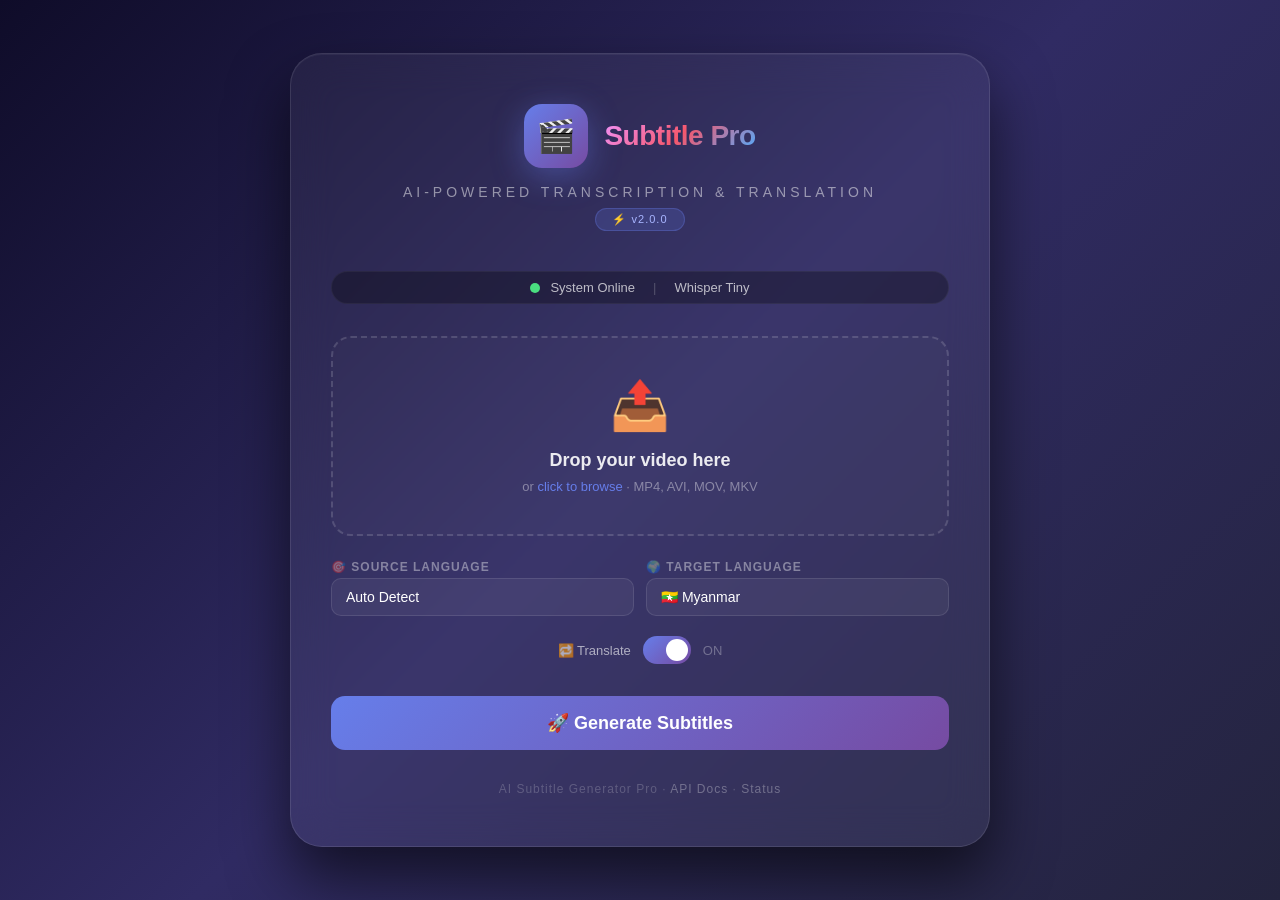
<file: index.htm>
<!DOCTYPE html>
<html lang="my">
<head>
    <meta charset="UTF-8">
    <meta name="viewport" content="width=device-width, initial-scale=1.0">
    <title>AI Subtitle Generator Pro</title>
    <link rel="icon" type="image/png" href="[data-uri]">
    <style>
        /* ===== RESET ===== */
        * {
            margin: 0;
            padding: 0;
            box-sizing: border-box;
        }

        body {
            font-family: 'Segoe UI', Tahoma, Geneva, Verdana, sans-serif;
            background: linear-gradient(135deg, #0f0c29, #302b63, #24243e);
            min-height: 100vh;
            display: flex;
            justify-content: center;
            align-items: center;
            padding: 20px;
            color: #fff;
        }

        /* ===== GLASS CARD ===== */
        .container {
            background: rgba(255, 255, 255, 0.05);
            backdrop-filter: blur(20px);
            -webkit-backdrop-filter: blur(20px);
            border: 1px solid rgba(255, 255, 255, 0.1);
            border-radius: 32px;
            padding: 50px 40px;
            max-width: 700px;
            width: 100%;
            box-shadow: 0 30px 60px rgba(0, 0, 0, 0.6), inset 0 1px 0 rgba(255, 255, 255, 0.05);
            transition: all 0.3s ease;
        }

        .container:hover {
            box-shadow: 0 40px 80px rgba(0, 0, 0, 0.8), inset 0 1px 0 rgba(255, 255, 255, 0.1);
            transform: translateY(-2px);
        }

        /* ===== LOGO & HEADER ===== */
        .header {
            text-align: center;
            margin-bottom: 40px;
        }

        .logo-wrapper {
            display: flex;
            align-items: center;
            justify-content: center;
            gap: 16px;
            margin-bottom: 16px;
        }

        .logo-icon {
            width: 64px;
            height: 64px;
            background: linear-gradient(135deg, #667eea, #764ba2);
            border-radius: 18px;
            display: flex;
            align-items: center;
            justify-content: center;
            font-size: 32px;
            box-shadow: 0 8px 32px rgba(102, 126, 234, 0.4);
            flex-shrink: 0;
        }

        .logo-text {
            font-size: 28px;
            font-weight: 800;
            background: linear-gradient(135deg, #f093fb, #f5576c, #4facfe);
            -webkit-background-clip: text;
            -webkit-text-fill-color: transparent;
            background-clip: text;
            letter-spacing: -0.5px;
        }

        .subtitle {
            font-size: 14px;
            color: rgba(255, 255, 255, 0.5);
            letter-spacing: 4px;
            text-transform: uppercase;
            margin-top: 4px;
        }

        .badge {
            display: inline-block;
            background: rgba(102, 126, 234, 0.2);
            border: 1px solid rgba(102, 126, 234, 0.3);
            padding: 4px 16px;
            border-radius: 20px;
            font-size: 11px;
            color: #a8b5ff;
            margin-top: 8px;
            letter-spacing: 1px;
        }

        /* ===== STATUS BAR ===== */
        .status-bar {
            display: flex;
            align-items: center;
            justify-content: center;
            gap: 10px;
            background: rgba(0, 0, 0, 0.3);
            border-radius: 100px;
            padding: 8px 20px;
            margin-bottom: 32px;
            font-size: 13px;
            color: rgba(255, 255, 255, 0.7);
            border: 1px solid rgba(255, 255, 255, 0.05);
        }

        .status-dot {
            width: 10px;
            height: 10px;
            border-radius: 50%;
            background: #4ade80;
            animation: pulse 2s infinite;
        }

        @keyframes pulse {
            0%, 100% { opacity: 1; transform: scale(1); }
            50% { opacity: 0.5; transform: scale(0.8); }
        }

        /* ===== UPLOAD AREA ===== */
        .upload-area {
            border: 2px dashed rgba(255, 255, 255, 0.15);
            border-radius: 20px;
            padding: 40px 20px;
            text-align: center;
            cursor: pointer;
            transition: all 0.3s ease;
            background: rgba(255, 255, 255, 0.02);
            position: relative;
            margin-bottom: 24px;
        }

        .upload-area:hover {
            border-color: rgba(102, 126, 234, 0.5);
            background: rgba(102, 126, 234, 0.05);
        }

        .upload-area.dragover {
            border-color: #667eea;
            background: rgba(102, 126, 234, 0.1);
            transform: scale(1.02);
        }

        .upload-icon {
            font-size: 48px;
            margin-bottom: 16px;
            display: block;
        }

        .upload-text {
            font-size: 18px;
            font-weight: 600;
            color: rgba(255, 255, 255, 0.9);
        }

        .upload-hint {
            font-size: 13px;
            color: rgba(255, 255, 255, 0.4);
            margin-top: 8px;
        }

        .upload-hint span {
            color: #667eea;
        }

        #fileInput {
            display: none;
        }

        /* ===== FILE INFO ===== */
        .file-info {
            display: none;
            align-items: center;
            gap: 12px;
            background: rgba(102, 126, 234, 0.1);
            border: 1px solid rgba(102, 126, 234, 0.2);
            border-radius: 12px;
            padding: 12px 16px;
            margin-bottom: 24px;
        }

        .file-info.show {
            display: flex;
        }

        .file-name {
            flex: 1;
            font-size: 14px;
            color: rgba(255, 255, 255, 0.8);
            white-space: nowrap;
            overflow: hidden;
            text-overflow: ellipsis;
        }

        .file-size {
            font-size: 12px;
            color: rgba(255, 255, 255, 0.4);
            padding: 2px 12px;
            background: rgba(0, 0, 0, 0.3);
            border-radius: 100px;
        }

        .file-remove {
            cursor: pointer;
            font-size: 18px;
            color: rgba(255, 255, 255, 0.3);
            transition: color 0.3s;
            background: none;
            border: none;
        }

        .file-remove:hover {
            color: #f87171;
        }

        /* ===== OPTIONS ===== */
        .options {
            display: grid;
            grid-template-columns: 1fr 1fr;
            gap: 12px;
            margin-bottom: 24px;
        }

        .option-group {
            display: flex;
            flex-direction: column;
            gap: 4px;
        }

        .option-group label {
            font-size: 12px;
            color: rgba(255, 255, 255, 0.4);
            text-transform: uppercase;
            letter-spacing: 1px;
            font-weight: 600;
        }

        .option-group select {
            background: rgba(255, 255, 255, 0.05);
            border: 1px solid rgba(255, 255, 255, 0.1);
            border-radius: 10px;
            padding: 10px 14px;
            color: #fff;
            font-size: 14px;
            appearance: none;
            cursor: pointer;
            transition: all 0.3s;
        }

        .option-group select:hover {
            border-color: rgba(102, 126, 234, 0.4);
        }

        .option-group select:focus {
            outline: none;
            border-color: #667eea;
            box-shadow: 0 0 0 3px rgba(102, 126, 234, 0.2);
        }

        .option-group select option {
            background: #1a1a2e;
        }

        /* Toggle Switch */
        .toggle-group {
            display: flex;
            align-items: center;
            gap: 12px;
            grid-column: span 2;
            justify-content: center;
            padding: 8px 0;
        }

        .toggle-group label {
            font-size: 13px;
            color: rgba(255, 255, 255, 0.6);
            cursor: pointer;
        }

        .toggle {
            position: relative;
            width: 48px;
            height: 28px;
            background: rgba(255, 255, 255, 0.1);
            border-radius: 100px;
            cursor: pointer;
            transition: all 0.3s;
            flex-shrink: 0;
        }

        .toggle.active {
            background: linear-gradient(135deg, #667eea, #764ba2);
        }

        .toggle::after {
            content: '';
            position: absolute;
            top: 3px;
            left: 3px;
            width: 22px;
            height: 22px;
            background: #fff;
            border-radius: 50%;
            transition: all 0.3s;
        }

        .toggle.active::after {
            left: 23px;
        }

        /* ===== SUBMIT BUTTON ===== */
        .btn-submit {
            width: 100%;
            padding: 16px;
            background: linear-gradient(135deg, #667eea, #764ba2);
            border: none;
            border-radius: 14px;
            color: #fff;
            font-size: 18px;
            font-weight: 700;
            cursor: pointer;
            transition: all 0.3s ease;
            position: relative;
            overflow: hidden;
        }

        .btn-submit:hover:not(:disabled) {
            transform: translateY(-2px);
            box-shadow: 0 12px 40px rgba(102, 126, 234, 0.4);
        }

        .btn-submit:active:not(:disabled) {
            transform: translateY(0);
        }

        .btn-submit:disabled {
            opacity: 0.5;
            cursor: not-allowed;
            transform: none;
        }

        .btn-submit .loader {
            display: none;
        }

        .btn-submit.loading .btn-text {
            display: none;
        }

        .btn-submit.loading .loader {
            display: inline-block;
            animation: spin 1s linear infinite;
        }

        @keyframes spin {
            100% { transform: rotate(360deg); }
        }

        /* ===== RESPONSE ===== */
        .response {
            display: none;
            margin-top: 24px;
            padding: 20px;
            border-radius: 16px;
            background: rgba(0, 0, 0, 0.3);
            border: 1px solid rgba(255, 255, 255, 0.05);
        }

        .response.show {
            display: block;
            animation: fadeIn 0.5s ease;
        }

        @keyframes fadeIn {
            from { opacity: 0; transform: translateY(10px); }
            to { opacity: 1; transform: translateY(0); }
        }

        .response.success {
            border-color: rgba(74, 222, 128, 0.3);
        }

        .response.error {
            border-color: rgba(248, 113, 113, 0.3);
        }

        .response-title {
            font-size: 14px;
            font-weight: 600;
            margin-bottom: 8px;
        }

        .response-title .icon {
            margin-right: 8px;
        }

        .response-text {
            font-size: 14px;
            color: rgba(255, 255, 255, 0.7);
            word-break: break-all;
        }

        .response-download {
            display: inline-block;
            margin-top: 12px;
            padding: 10px 24px;
            background: linear-gradient(135deg, #4ade80, #22d3ee);
            border: none;
            border-radius: 10px;
            color: #0f0c29;
            font-weight: 700;
            font-size: 14px;
            cursor: pointer;
            text-decoration: none;
            transition: all 0.3s;
        }

        .response-download:hover {
            transform: translateY(-2px);
            box-shadow: 0 8px 30px rgba(74, 222, 128, 0.4);
        }

        /* ===== FOOTER ===== */
        .footer {
            text-align: center;
            margin-top: 32px;
            font-size: 12px;
            color: rgba(255, 255, 255, 0.2);
            letter-spacing: 1px;
        }

        .footer a {
            color: rgba(255, 255, 255, 0.3);
            text-decoration: none;
            transition: color 0.3s;
        }

        .footer a:hover {
            color: rgba(255, 255, 255, 0.6);
        }

        /* ===== RESPONSIVE ===== */
        @media (max-width: 600px) {
            .container {
                padding: 30px 20px;
            }

            .logo-text {
                font-size: 22px;
            }

            .options {
                grid-template-columns: 1fr;
            }

            .toggle-group {
                grid-column: span 1;
            }

            .upload-area {
                padding: 30px 15px;
            }

            .logo-icon {
                width: 48px;
                height: 48px;
                font-size: 24px;
            }
        }
    </style>
</head>
<body>

<div class="container">

    <!-- ===== HEADER ===== -->
    <div class="header">
        <div class="logo-wrapper">
            <div class="logo-icon">🎬</div>
            <span class="logo-text">Subtitle Pro</span>
        </div>
        <div class="subtitle">AI-Powered Transcription & Translation</div>
        <div class="badge">⚡ v2.0.0</div>
    </div>

    <!-- ===== STATUS ===== -->
    <div class="status-bar">
        <span class="status-dot"></span>
        <span id="statusText">System Online</span>
        <span style="opacity:0.3; margin: 0 8px;">|</span>
        <span id="modelStatus">Whisper Tiny</span>
    </div>

    <!-- ===== UPLOAD ===== -->
    <div class="upload-area" id="dropArea">
        <span class="upload-icon">📤</span>
        <div class="upload-text">Drop your video here</div>
        <div class="upload-hint">or <span>click to browse</span> · MP4, AVI, MOV, MKV</div>
        <input type="file" id="fileInput" accept="video/*">
    </div>

    <!-- ===== FILE INFO ===== -->
    <div class="file-info" id="fileInfo">
        <span style="font-size:20px;">📹</span>
        <span class="file-name" id="fileName">video.mp4</span>
        <span class="file-size" id="fileSize">0 MB</span>
        <button class="file-remove" id="fileRemove">✕</button>
    </div>

    <!-- ===== OPTIONS ===== -->
    <div class="options">
        <div class="option-group">
            <label>🎯 Source Language</label>
            <select id="sourceLang">
                <option value="auto">Auto Detect</option>
                <option value="english">English</option>
                <option value="chinese">Chinese</option>
                <option value="japanese">Japanese</option>
                <option value="korean">Korean</option>
                <option value="thai">Thai</option>
                <option value="vietnamese">Vietnamese</option>
            </select>
        </div>
        <div class="option-group">
            <label>🌍 Target Language</label>
            <select id="targetLang">
                <option value="myanmar">🇲🇲 Myanmar</option>
                <option value="english">🇬🇧 English</option>
                <option value="chinese">🇨🇳 Chinese</option>
                <option value="japanese">🇯🇵 Japanese</option>
                <option value="korean">🇰🇷 Korean</option>
                <option value="thai">🇹🇭 Thai</option>
            </select>
        </div>
        <div class="toggle-group">
            <label>🔁 Translate</label>
            <div class="toggle active" id="toggleTranslate"></div>
            <label style="color:rgba(255,255,255,0.3);">ON</label>
        </div>
    </div>

    <!-- ===== SUBMIT ===== -->
    <button class="btn-submit" id="submitBtn">
        <span class="btn-text">🚀 Generate Subtitles</span>
        <span class="loader">⏳</span>
    </button>

    <!-- ===== RESPONSE ===== -->
    <div class="response" id="response">
        <div class="response-title"><span class="icon">✅</span> <span id="responseTitle">Success</span></div>
        <div class="response-text" id="responseText">Your subtitles are ready!</div>
        <a class="response-download" id="downloadLink" href="#" download>📥 Download SRT</a>
    </div>

    <!-- ===== FOOTER ===== -->
    <div class="footer">
        <span>AI Subtitle Generator Pro</span> · 
        <a href="/docs" target="_blank">API Docs</a> · 
        <a href="/api/status" target="_blank">Status</a>
    </div>
</div>

<script>
    // ===== DOM ELEMENTS =====
    const dropArea = document.getElementById('dropArea');
    const fileInput = document.getElementById('fileInput');
    const fileInfo = document.getElementById('fileInfo');
    const fileName = document.getElementById('fileName');
    const fileSize = document.getElementById('fileSize');
    const fileRemove = document.getElementById('fileRemove');
    const submitBtn = document.getElementById('submitBtn');
    const response = document.getElementById('response');
    const responseTitle = document.getElementById('responseTitle');
    const responseText = document.getElementById('responseText');
    const downloadLink = document.getElementById('downloadLink');
    const toggleTranslate = document.getElementById('toggleTranslate');
    const sourceLang = document.getElementById('sourceLang');
    const targetLang = document.getElementById('targetLang');
    const statusText = document.getElementById('statusText');

    let selectedFile = null;

    // ===== STATUS =====
    async function checkStatus() {
        try {
            const res = await fetch('/api/status');
            const data = await res.json();
            if (data.status === 'online') {
                statusText.textContent = '🟢 System Online';
            }
        } catch (e) {
            statusText.textContent = '🔴 Offline';
        }
    }
    checkStatus();
    setInterval(checkStatus, 30000);

    // ===== TOGGLE =====
    toggleTranslate.addEventListener('click', function() {
        this.classList.toggle('active');
        const label = this.parentElement.querySelector('label:last-child');
        label.textContent = this.classList.contains('active') ? 'ON' : 'OFF';
        label.style.color = this.classList.contains('active') ? 'rgba(255,255,255,0.3)' : 'rgba(255,255,255,0.6)';
    });

    // ===== UPLOAD =====
    dropArea.addEventListener('click', () => fileInput.click());

    dropArea.addEventListener('dragover', (e) => {
        e.preventDefault();
        dropArea.classList.add('dragover');
    });

    dropArea.addEventListener('dragleave', () => {
        dropArea.classList.remove('dragover');
    });

    dropArea.addEventListener('drop', (e) => {
        e.preventDefault();
        dropArea.classList.remove('dragover');
        if (e.dataTransfer.files.length) {
            handleFile(e.dataTransfer.files[0]);
        }
    });

    fileInput.addEventListener('change', (e) => {
        if (e.target.files.length) {
            handleFile(e.target.files[0]);
        }
    });

    function handleFile(file) {
        const validTypes = ['video/mp4', 'video/avi', 'video/quicktime', 'video/x-matroska', 'video/webm', 'video/x-flv'];
        if (!validTypes.includes(file.type) && !file.name.match(/\.(mp4|avi|mov|mkv|webm|flv|wmv)$/i)) {
            showResponse(false, 'Unsupported File', 'Please upload a valid video file (MP4, AVI, MOV, MKV, WEBM, FLV, WMV)');
            return;
        }
        if (file.size > 500 * 1024 * 1024) {
            showResponse(false, 'File Too Large', 'Maximum file size is 500MB');
            return;
        }
        selectedFile = file;
        fileName.textContent = file.name;
        fileSize.textContent = (file.size / (1024 * 1024)).toFixed(2) + ' MB';
        fileInfo.cl
</file>
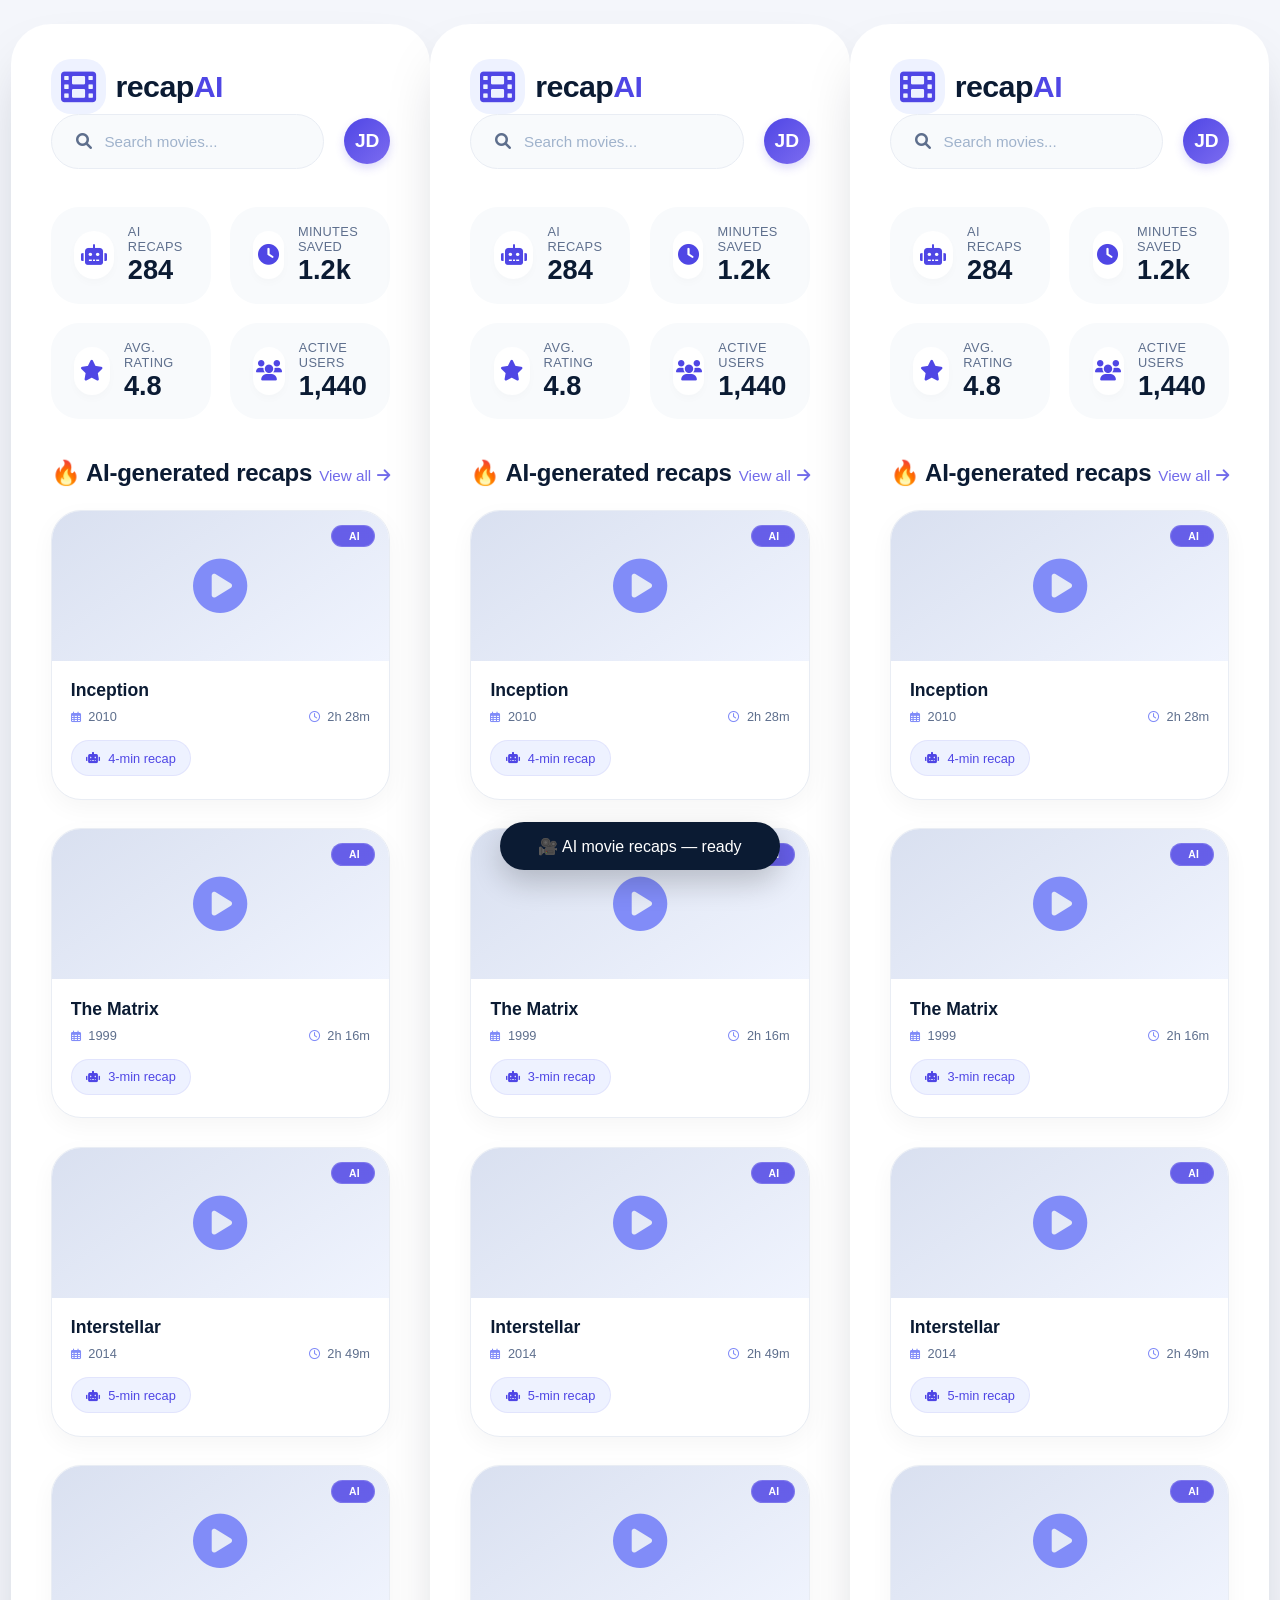
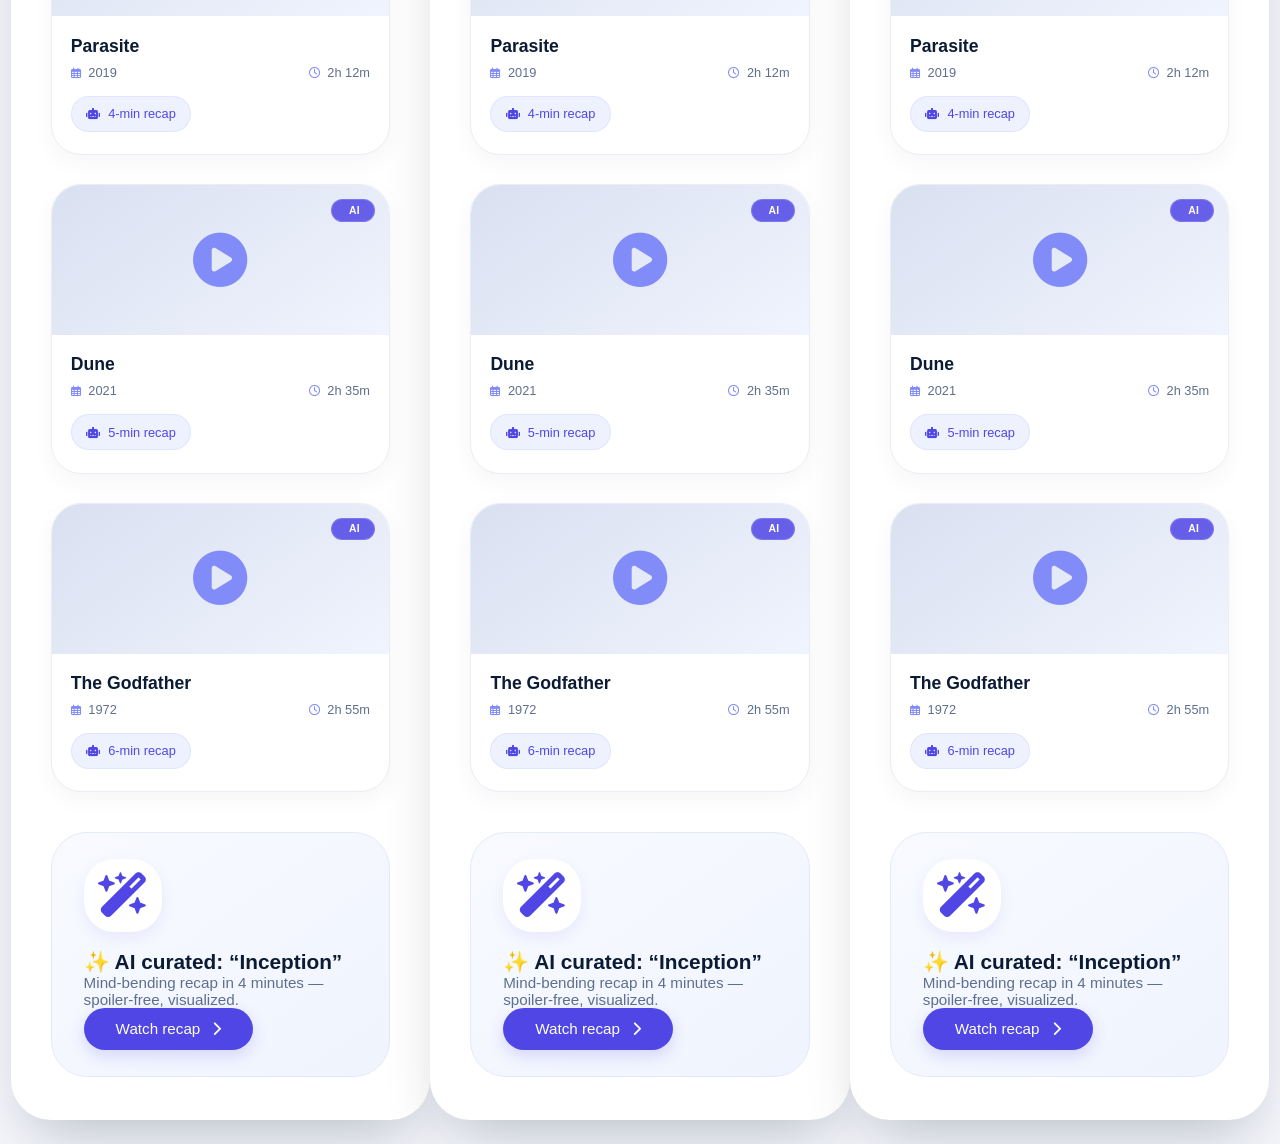
<file: index.html>
<!DOCTYPE html>
<html lang="en">
<head>
  <meta charset="UTF-8" />
  <meta name="viewport" content="width=device-width, initial-scale=1.0" />
  <title>AI Movie Recap · Dashboard</title>
  <!-- Font & Icons -->
  <link rel="stylesheet" href="https://cdnjs.cloudflare.com/ajax/libs/font-awesome/6.0.0-beta3/css/all.min.css" />
  <style>
    * {
      margin: 0;
      padding: 0;
      box-sizing: border-box;
      font-family: 'Inter', -apple-system, BlinkMacSystemFont, 'Segoe UI', Roboto, Helvetica, Arial, sans-serif;
    }

    body {
      background: #f4f6fb;
      display: flex;
      justify-content: center;
      align-items: center;
      min-height: 100vh;
      padding: 1.5rem;
    }

    /* main card – dashboard container */
    .dashboard {
      max-width: 1360px;
      width: 100%;
      background: #ffffff;
      border-radius: 40px;
      box-shadow: 0 30px 60px -20px rgba(0, 20, 40, 0.25);
      padding: 2.2rem 2.5rem;
      transition: all 0.2s ease;
    }

    /* ----- TYPOGRAPHY & COLORS ----- */
    :root {
      --primary: #4f46e5;
      --primary-light: #818cf8;
      --primary-bg: #eef2ff;
      --gray-soft: #f8fafc;
      --gray-border: #e9edf4;
      --text-dark: #0b1b33;
      --text-muted: #5e6f8d;
      --card-shadow: 0 8px 24px rgba(0, 0, 0, 0.04);
    }

    h1, h2, h3, p {
      color: var(--text-dark);
    }

    /* ----- HEADER / NAV ----- */
    .dashboard-header {
      display: flex;
      justify-content: space-between;
      align-items: center;
      flex-wrap: wrap;
      margin-bottom: 2.4rem;
    }

    .brand {
      display: flex;
      align-items: center;
      gap: 10px;
    }

    .brand i {
      font-size: 2.2rem;
      color: var(--primary);
      background: var(--primary-bg);
      padding: 10px;
      border-radius: 20px;
    }

    .brand h1 {
      font-size: 1.9rem;
      font-weight: 650;
      letter-spacing: -0.02em;
    }

    .brand span {
      color: var(--primary);
      font-weight: 600;
    }

    .header-actions {
      display: flex;
      align-items: center;
      gap: 20px;
    }

    .search-wrapper {
      background: var(--gray-soft);
      border-radius: 40px;
      padding: 0.4rem 1rem 0.4rem 1.5rem;
      display: flex;
      align-items: center;
      border: 1px solid var(--gray-border);
      transition: all 0.2s;
    }

    .search-wrapper:focus-within {
      border-color: var(--primary-light);
      box-shadow: 0 0 0 4px rgba(79, 70, 229, 0.08);
      background: white;
    }

    .search-wrapper i {
      color: var(--text-muted);
      font-size: 1rem;
    }

    .search-wrapper input {
      border: none;
      background: transparent;
      padding: 0.7rem 0.8rem;
      font-size: 0.95rem;
      min-width: 200px;
      outline: none;
      color: var(--text-dark);
    }

    .search-wrapper input::placeholder {
      color: #a0b3cc;
      font-weight: 400;
    }

    .avatar {
      width: 46px;
      height: 46px;
      background: linear-gradient(135deg, #4f46e5, #7c6cf0);
      border-radius: 30px;
      display: flex;
      align-items: center;
      justify-content: center;
      color: white;
      font-weight: 600;
      font-size: 1.2rem;
      box-shadow: 0 4px 10px rgba(79, 70, 229, 0.2);
      cursor: default;
    }

    /* ----- STATS ROW (UX) ----- */
    .stats-grid {
      display: grid;
      grid-template-columns: repeat(auto-fit, minmax(150px, 1fr));
      gap: 1.2rem;
      margin-bottom: 2.5rem;
    }

    .stat-card {
      background: var(--gray-soft);
      padding: 1rem 1.4rem;
      border-radius: 28px;
      display: flex;
      align-items: center;
      gap: 14px;
      border: 1px solid transparent;
      transition: 0.15s;
    }

    .stat-card:hover {
      border-color: var(--gray-border);
      background: white;
      box-shadow: var(--card-shadow);
    }

    .stat-icon {
      width: 48px;
      height: 48px;
      background: white;
      border-radius: 30px;
      display: flex;
      align-items: center;
      justify-content: center;
      color: var(--primary);
      font-size: 1.3rem;
      box-shadow: 0 4px 8px rgba(0,0,0,0.02);
    }

    .stat-content h4 {
      font-size: 0.8rem;
      font-weight: 500;
      letter-spacing: 0.03em;
      color: var(--text-muted);
      text-transform: uppercase;
    }

    .stat-content .number {
      font-size: 1.7rem;
      font-weight: 650;
      line-height: 1.2;
      color: var(--text-dark);
    }

    /* ----- SECTION TITLE ----- */
    .section-title {
      display: flex;
      justify-content: space-between;
      align-items: baseline;
      margin: 2rem 0 1.4rem 0;
    }

    .section-title h2 {
      font-size: 1.5rem;
      font-weight: 600;
      letter-spacing: -0.01em;
    }

    .section-title a {
      color: var(--primary);
      font-weight: 500;
      text-decoration: none;
      font-size: 0.95rem;
      display: flex;
      align-items: center;
      gap: 6px;
      opacity: 0.8;
      transition: 0.2s;
    }

    .section-title a:hover {
      opacity: 1;
      gap: 10px;
    }

    /* ----- MOVIE GRID (UI) ----- */
    .movie-grid {
      display: grid;
      grid-template-columns: repeat(auto-fill, minmax(240px, 1fr));
      gap: 1.8rem;
      margin-bottom: 1rem;
    }

    .movie-card {
      background: white;
      border-radius: 30px;
      overflow: hidden;
      box-shadow: var(--card-shadow);
      border: 1px solid var(--gray-border);
      transition: all 0.25s cubic-bezier(0.2, 0, 0, 1);
      cursor: default;
    }

    .movie-card:hover {
      transform: translateY(-8px);
      box-shadow: 0 20px 32px -10px rgba(0, 0, 0, 0.08);
      border-color: #d0d9eb;
    }

    .card-poster {
      background: linear-gradient(145deg, #d9e0f0, #f0f4fe);
      height: 150px;
      display: flex;
      align-items: center;
      justify-content: center;
      font-size: 3.4rem;
      color: var(--primary-light);
      position: relative;
    }

    .card-poster .badge-ai {
      position: absolute;
      top: 14px;
      right: 14px;
      background: rgba(79, 70, 229, 0.85);
      backdrop-filter: blur(4px);
      color: white;
      font-size: 0.65rem;
      font-weight: 600;
      padding: 0.3rem 0.9rem;
      border-radius: 30px;
      letter-spacing: 0.02em;
      border: 1px solid rgba(255,255,255,0.15);
    }

    .card-body {
      padding: 1.2rem 1.2rem 1.4rem;
    }

    .card-body h3 {
      font-size: 1.1rem;
      font-weight: 620;
      margin-bottom: 0.2rem;
      white-space: nowrap;
      overflow: hidden;
      text-overflow: ellipsis;
    }

    .card-body .meta {
      display: flex;
      justify-content: space-between;
      color: var(--text-muted);
      font-size: 0.8rem;
      margin: 0.5rem 0 0.8rem 0;
    }

    .card-body .meta i {
      margin-right: 4px;
      font-size: 0.7rem;
      color: var(--primary-light);
    }

    .recap-preview {
      background: var(--primary-bg);
      padding: 0.6rem 0.9rem;
      border-radius: 40px;
      font-size: 0.8rem;
      color: var(--primary);
      font-weight: 500;
      display: inline-flex;
      align-items: center;
      gap: 8px;
      margin-top: 0.2rem;
      border: 1px solid rgba(79, 70, 229, 0.08);
      transition: 0.1s;
    }

    .recap-preview i {
      font-size: 0.7rem;
    }

    /* ----- FEATURED RECAP (UX highlight) ----- */
    .featured-section {
      margin: 2.5rem 0 0.5rem;
      background: linear-gradient(145deg, #f8faff, #f0f4fe);
      border-radius: 36px;
      padding: 1.6rem 2rem;
      border: 1px solid #e4eaf8;
      display: flex;
      flex-wrap: wrap;
      align-items: center;
      justify-content: space-between;
    }

    .featured-text {
      display: flex;
      align-items: center;
      gap: 18px;
      flex-wrap: wrap;
    }

    .featured-text i {
      font-size: 2.8rem;
      color: var(--primary);
      background: white;
      padding: 14px;
      border-radius: 30px;
      box-shadow: 0 6px 14px rgba(79, 70, 229, 0.08);
    }

    .featured-text h3 {
      font-size: 1.3rem;
      font-weight: 600;
    }

    .featured-text p {
      color: var(--text-muted);
      max-width: 360px;
      font-size: 0.95rem;
    }

    .featured-btn {
      background: var(--primary);
      border: none;
      padding: 0.8rem 2rem;
      border-radius: 60px;
      color: white;
      font-weight: 500;
      font-size: 0.95rem;
      display: flex;
      align-items: center;
      gap: 12px;
      transition: 0.2s;
      cursor: default;
      box-shadow: 0 6px 16px rgba(79, 70, 229, 0.18);
    }

    .featured-btn i {
      font-size: 0.9rem;
    }

    .featured-btn:hover {
      background: #4338ca;
      transform: scale(0.98);
      box-shadow: 0 4px 12px rgba(79, 70, 229, 0.25);
    }

    /* ----- JAVASCRIPT INTERACTION (simple UI) ----- */
    .toast-message {
      position: fixed;
      bottom: 30px;
      left: 50%;
      transform: translateX(-50%) translateY(100px);
      background: #0b1b33;
      color: white;
      padding: 0.9rem 2.4rem;
      border-radius: 60px;
      font-weight: 450;
      box-shadow: 0 12px 30px rgba(0,0,0,0.2);
      opacity: 0;
      transition: all 0.4s ease;
      pointer-events: none;
      z-index: 999;
    }

    .toast-message.show {
      opacity: 1;
      transform: translateX(-50%) translateY(0px);
    }

    /* responsive */
    @media (max-width: 800px) {
      .dashboard { padding: 1.5rem; }
      .dashboard-header { flex-direction: column; align-items: stretch; gap: 18px; }
      .header-actions { flex-wrap: wrap; }
      .search-wrapper { width: 100%; }
      .search-wrapper input { min-width: auto; width: 100%; }
      .featured-section { flex-direction: column; align-items: flex-start; gap: 18px; }
    }

    @media (max-width: 480px) {
      .stats-grid { grid-template-columns: 1fr 1fr; }
      .movie-grid { grid-template-columns: 1fr 1fr; }
    }
  </style>
</head>
<body>

  <!-- Dashboard -->
  <div class="dashboard">

    <!-- header -->
    <header class="dashboard-header">
      <div class="brand">
        <i class="fas fa-film"></i>
        <h1>recap<span>AI</span></h1>
      </div>
      <div class="header-actions">
        <div class="search-wrapper">
          <i class="fas fa-search"></i>
          <input type="text" placeholder="Search movies..." id="searchInput" />
        </div>
        <div class="avatar">JD</div>
      </div>
    </header>

    <!-- stats / UX metrics -->
    <div class="stats-grid">
      <div class="stat-card">
        <div class="stat-icon"><i class="fas fa-robot"></i></div>
        <div class="stat-content">
          <h4>AI Recaps</h4>
          <span class="number">284</span>
        </div>
      </div>
      <div class="stat-card">
        <div class="stat-icon"><i class="fas fa-clock"></i></div>
        <div class="stat-content">
          <h4>Minutes saved</h4>
          <span class="number">1.2k</span>
        </div>
      </div>
      <div class="stat-card">
        <div class="stat-icon"><i class="fas fa-star"></i></div>
        <div class="stat-content">
          <h4>Avg. rating</h4>
          <span class="number">4.8</span>
        </div>
      </div>
      <div class="stat-card">
        <div class="stat-icon"><i class="fas fa-users"></i></div>
        <div class="stat-content">
          <h4>Active users</h4>
          <span class="number">1,440</span>
        </div>
      </div>
    </div>

    <!-- movie grid title + view all -->
    <div class="section-title">
      <h2>🔥 AI-generated recaps</h2>
      <a href="#" id="viewAllLink">View all <i class="fas fa-arrow-right"></i></a>
    </div>

    <!-- movie cards grid (UI) -->
    <div class="movie-grid" id="movieGrid">
      <!-- card 1 -->
      <div class="movie-card" data-title="Inception">
        <div class="card-poster">
          <i class="fas fa-play-circle"></i>
          <span class="badge-ai"><i class="fas fa-sparkles"></i> AI</span>
        </div>
        <div class="card-body">
          <h3>Inception</h3>
          <div class="meta"><span><i class="far fa-calendar-alt"></i> 2010</span><span><i class="far fa-clock"></i> 2h 28m</span></div>
          <div class="recap-preview"><i class="fas fa-robot"></i> 4-min recap</div>
        </div>
      </div>
      <!-- card 2 -->
      <div class="movie-card" data-title="The Matrix">
        <div class="card-poster">
          <i class="fas fa-play-circle"></i>
          <span class="badge-ai"><i class="fas fa-sparkles"></i> AI</span>
        </div>
        <div class="card-body">
          <h3>The Matrix</h3>
          <div class="meta"><span><i class="far fa-calendar-alt"></i> 1999</span><span><i class="far fa-clock"></i> 2h 16m</span></div>
          <div class="recap-preview"><i class="fas fa-robot"></i> 3-min recap</div>
        </div>
      </div>
      <!-- card 3 -->
      <div class="movie-card" data-title="Interstellar">
        <div class="card-poster">
          <i class="fas fa-play-circle"></i>
          <span class="badge-ai"><i class="fas fa-sparkles"></i> AI</span>
        </div>
        <div class="card-body">
          <h3>Interstellar</h3>
          <div class="meta"><span><i class="far fa-calendar-alt"></i> 2014</span><span><i class="far fa-clock"></i> 2h 49m</span></div>
          <div class="recap-preview"><i class="fas fa-robot"></i> 5-min recap</div>
        </div>
      </div>
      <!-- card 4 -->
      <div class="movie-card" data-title="Parasite">
        <div class="card-poster">
          <i class="fas fa-play-circle"></i>
          <span class="badge-ai"><i class="fas fa-sparkles"></i> AI</span>
        </div>
        <div class="card-body">
          <h3>Parasite</h3>
          <div class="meta"><span><i class="far fa-calendar-alt"></i> 2019</span><span><i class="far fa-clock"></i> 2h 12m</span></div>
          <div class="recap-preview"><i class="fas fa-robot"></i> 4-min recap</div>
        </div>
      </div>
      <!-- card 5 -->
      <div class="movie-card" data-title="Dune">
        <div class="card-poster">
          <i class="fas fa-play-circle"></i>
          <span class="badge-ai"><i class="fas fa-sparkles"></i> AI</span>
        </div>
        <div class="card-body">
          <h3>Dune</h3>
          <div class="meta"><span><i class="far fa-calendar-alt"></i> 2021</span><span><i class="far fa-clock"></i> 2h 35m</span></div>
          <div class="recap-preview"><i class="fas fa-robot"></i> 5-min recap</div>
        </div>
      </div>
      <!-- card 6 -->
      <div class="movie-card" data-title="The Godfather">
        <div class="card-poster">
          <i class="fas fa-play-circle"></i>
          <span class="badge-ai"><i class="fas fa-sparkles"></i> AI</span>
        </div>
        <div class="card-body">
          <h3>The Godfather</h3>
          <div class="meta"><span><i class="far fa-calendar-alt"></i> 1972</span><span><i class="far fa-clock"></i> 2h 55m</span></div>
          <div class="recap-preview"><i class="fas fa-robot"></i> 6-min recap</div>
        </div>
      </div>
    </div>

    <!-- featured recap (UX highlight) -->
    <div class="featured-section">
      <div class="featured-text">
        <i class="fas fa-wand-magic-sparkles"></i>
        <div>
          <h3>✨ AI curated: “Inception”</h3>
          <p>Mind-bending recap in 4 minutes — spoiler-free, visualized.</p>
        </div>
      </div>
      <div class="featured-btn" id="featuredBtn">
        <span>Watch recap</span> <i class="fas fa-chevron-right"></i>
      </div>
    </div>

  </div>

  <!-- toast notification (JS UI) -->
  <div id="toast" class="toast-message"><i class="fas fa-robot" style="margin-right: 12px;"></i> AI recap ready!</div>

  <script>
    (function() {
      "use strict";

      // ----- ELEMENTS -----
      const searchInput = document.getElementById('searchInput');
      const movieCards = document.querySelectorAll('.movie-card');
      const viewAllLink = document.getElementById('viewAllLink');
      const featuredBtn = document.getElementById('featuredBtn');
      const toast = document.getElementById('toast');

      // ----- HELPER: show toast with custom message
      function showToast(msg) {
        toast.textContent = msg || '✨ AI recap ready!';
        toast.classList.add('show');
        clearTimeout(toast._hideTimer);
        toast._hideTimer = setTimeout(() => {
          toast.classList.remove('show');
        }, 2600);
      }

      // ----- SEARCH (filter cards by title)  (UI / UX)
      searchInput.addEventListener('input', function(e) {
        const query = e.target.value.trim().toLowerCase();
        let visibleCount = 0;
        movieCards.forEach(card => {
          const title = card.dataset.title?.toLowerCase() || '';
          const match = title.includes(query);
          card.style.display = match ? '' : 'none';
          if (match) visibleCount++;
        });

        // subtle feedback if no results
        if (visibleCount === 0 && query.length > 0) {
          showToast('🔍 No movies found — try another title');
        } else if (query.length > 0 && visibleCount > 0) {
          // optional: only show if more than 0, but we don't spam.
        }
      });

      // ----- "View all" interaction (UX)
      viewAllLink.addEventListener('click', function(e) {
        e.preventDefault();
        // reset search & show all cards
        searchInput.value = '';
        movieCards.forEach(card => card.style.display = '');
        showToast('📽️ Showing all AI recaps');
      });

      // ----- Featured button (UX)
      featuredBtn.addEventListener('click', function() {
        showToast('🎬 Inception · AI recap starts in 3... 2... 1...');
      });

      // ----- each movie card click -> preview recap (UX delight)
      movieCards.forEach(card => {
        card.addEventListener('click', function() {
          const title = this.dataset.title || 'this movie';
          showToast(`🤖 AI recap for “${title}” — loading...`);
        });
      });

      // ----- extra: click on avatar (just for fun)
      document.querySelector('.avatar')?.addEventListener('click', function() {
        showToast('👋 Welcome back, Jay!');
      });

      // initial toast (subtle welcome)
      setTimeout(() => {
        showToast('🎥 AI movie recaps — ready');
      }, 500);

    })();
  </script>

</body>
                                                                              </html><!DOCTYPE html>
<html lang="en">
<head>
  <meta charset="UTF-8" />
  <meta name="viewport" content="width=device-width, initial-scale=1.0" />
  <title>AI Movie Recap · Dashboard</title>
  <!-- Font & Icons -->
  <link rel="stylesheet" href="https://cdnjs.cloudflare.com/ajax/libs/font-awesome/6.0.0-beta3/css/all.min.css" />
  <style>
    * {
      margin: 0;
      padding: 0;
      box-sizing: border-box;
      font-family: 'Inter', -apple-system, BlinkMacSystemFont, 'Segoe UI', Roboto, Helvetica, Arial, sans-serif;
    }

    body {
      background: #f4f6fb;
      display: flex;
      justify-content: center;
      align-items: center;
      min-height: 100vh;
      padding: 1.5rem;
    }

    /* main card – dashboard container */
    .dashboard {
      max-width: 1360px;
      width: 100%;
      background: #ffffff;
      border-radius: 40px;
      box-shadow: 0 30px 60px -20px rgba(0, 20, 40, 0.25);
      padding: 2.2rem 2.5rem;
      transition: all 0.2s ease;
    }

    /* ----- TYPOGRAPHY & COLORS ----- */
    :root {
      --primary: #4f46e5;
      --primary-light: #818cf8;
      --primary-bg: #eef2ff;
      --gray-soft: #f8fafc;
      --gray-border: #e9edf4;
      --text-dark: #0b1b33;
      --text-muted: #5e6f8d;
      --card-shadow: 0 8px 24px rgba(0, 0, 0, 0.04);
    }

    h1, h2, h3, p {
      color: var(--text-dark);
    }

    /* ----- HEADER / NAV ----- */
    .dashboard-header {
      display: flex;
      justify-content: space-between;
      align-items: center;
      flex-wrap: wrap;
      margin-bottom: 2.4rem;
    }

    .brand {
      display: flex;
      align-items: center;
      gap: 10px;
    }

    .brand i {
      font-size: 2.2rem;
      color: var(--primary);
      background: var(--primary-bg);
      padding: 10px;
      border-radius: 20px;
    }

    .brand h1 {
      font-size: 1.9rem;
      font-weight: 650;
      letter-spacing: -0.02em;
    }

    .brand span {
      color: var(--primary);
      font-weight: 600;
    }

    .header-actions {
      display: flex;
      align-items: center;
      gap: 20px;
    }

    .search-wrapper {
      background: var(--gray-soft);
      border-radius: 40px;
      padding: 0.4rem 1rem 0.4rem 1.5rem;
      display: flex;
      align-items: center;
      border: 1px solid var(--gray-border);
      transition: all 0.2s;
    }

    .search-wrapper:focus-within {
      border-color: var(--primary-light);
      box-shadow: 0 0 0 4px rgba(79, 70, 229, 0.08);
      background: white;
    }

    .search-wrapper i {
      color: var(--text-muted);
      font-size: 1rem;
    }

    .search-wrapper input {
      border: none;
      background: transparent;
      padding: 0.7rem 0.8rem;
      font-size: 0.95rem;
      min-width: 200px;
      outline: none;
      color: var(--text-dark);
    }

    .search-wrapper input::placeholder {
      color: #a0b3cc;
      font-weight: 400;
    }

    .avatar {
      width: 46px;
      height: 46px;
      background: linear-gradient(135deg, #4f46e5, #7c6cf0);
      border-radius: 30px;
      display: flex;
      align-items: center;
      justify-content: center;
      color: white;
      font-weight: 600;
      font-size: 1.2rem;
      box-shadow: 0 4px 10px rgba(79, 70, 229, 0.2);
      cursor: default;
    }

    /* ----- STATS ROW (UX) ----- */
    .stats-grid {
      display: grid;
      grid-template-columns: repeat(auto-fit, minmax(150px, 1fr));
      gap: 1.2rem;
      margin-bottom: 2.5rem;
    }

    .stat-card {
      background: var(--gray-soft);
      padding: 1rem 1.4rem;
      border-radius: 28px;
      display: flex;
      align-items: center;
      gap: 14px;
      border: 1px solid transparent;
      transition: 0.15s;
    }

    .stat-card:hover {
      border-color: var(--gray-border);
      background: white;
      box-shadow: var(--card-shadow);
    }

    .stat-icon {
      width: 48px;
      height: 48px;
      background: white;
      border-radius: 30px;
      display: flex;
      align-items: center;
      justify-content: center;
      color: var(--primary);
      font-size: 1.3rem;
      box-shadow: 0 4px 8px rgba(0,0,0,0.02);
    }

    .stat-content h4 {
      font-size: 0.8rem;
      font-weight: 500;
      letter-spacing: 0.03em;
      color: var(--text-muted);
      text-transform: uppercase;
    }

    .stat-content .number {
      font-size: 1.7rem;
      font-weight: 650;
      line-height: 1.2;
      color: var(--text-dark);
    }

    /* ----- SECTION TITLE ----- */
    .section-title {
      display: flex;
      justify-content: space-between;
      align-items: baseline;
      margin: 2rem 0 1.4rem 0;
    }

    .section-title h2 {
      font-size: 1.5rem;
      font-weight: 600;
      letter-spacing: -0.01em;
    }

    .section-title a {
      color: var(--primary);
      font-weight: 500;
      text-decoration: none;
      font-size: 0.95rem;
      display: flex;
      align-items: center;
      gap: 6px;
      opacity: 0.8;
      transition: 0.2s;
    }

    .section-title a:hover {
      opacity: 1;
      gap: 10px;
    }

    /* ----- MOVIE GRID (UI) ----- */
    .movie-grid {
      display: grid;
      grid-template-columns: repeat(auto-fill, minmax(240px, 1fr));
      gap: 1.8rem;
      margin-bottom: 1rem;
    }

    .movie-card {
      background: white;
      border-radius: 30px;
      overflow: hidden;
      box-shadow: var(--card-shadow);
      border: 1px solid var(--gray-border);
      transition: all 0.25s cubic-bezier(0.2, 0, 0, 1);
      cursor: default;
    }

    .movie-card:hover {
      transform: translateY(-8px);
      box-shadow: 0 20px 32px -10px rgba(0, 0, 0, 0.08);
      border-color: #d0d9eb;
    }

    .card-poster {
      background: linear-gradient(145deg, #d9e0f0, #f0f4fe);
      height: 150px;
      display: flex;
      align-items: center;
      justify-content: center;
      font-size: 3.4rem;
      color: var(--primary-light);
      position: relative;
    }

    .card-poster .badge-ai {
      position: absolute;
      top: 14px;
      right: 14px;
      background: rgba(79, 70, 229, 0.85);
      backdrop-filter: blur(4px);
      color: white;
      font-size: 0.65rem;
      font-weight: 600;
      padding: 0.3rem 0.9rem;
      border-radius: 30px;
      letter-spacing: 0.02em;
      border: 1px solid rgba(255,255,255,0.15);
    }

    .card-body {
      padding: 1.2rem 1.2rem 1.4rem;
    }

    .card-body h3 {
      font-size: 1.1rem;
      font-weight: 620;
      margin-bottom: 0.2rem;
      white-space: nowrap;
      overflow: hidden;
      text-overflow: ellipsis;
    }

    .card-body .meta {
      display: flex;
      justify-content: space-between;
      color: var(--text-muted);
      font-size: 0.8rem;
      margin: 0.5rem 0 0.8rem 0;
    }

    .card-body .meta i {
      margin-right: 4px;
      font-size: 0.7rem;
      color: var(--primary-light);
    }

    .recap-preview {
      background: var(--primary-bg);
      padding: 0.6rem 0.9rem;
      border-radius: 40px;
      font-size: 0.8rem;
      color: var(--primary);
      font-weight: 500;
      display: inline-flex;
      align-items: center;
      gap: 8px;
      margin-top: 0.2rem;
      border: 1px solid rgba(79, 70, 229, 0.08);
      transition: 0.1s;
    }

    .recap-preview i {
      font-size: 0.7rem;
    }

    /* ----- FEATURED RECAP (UX highlight) ----- */
    .featured-section {
      margin: 2.5rem 0 0.5rem;
      background: linear-gradient(145deg, #f8faff, #f0f4fe);
      border-radius: 36px;
      padding: 1.6rem 2rem;
      border: 1px solid #e4eaf8;
      display: flex;
      flex-wrap: wrap;
      align-items: center;
      justify-content: space-between;
    }

    .featured-text {
      display: flex;
      align-items: center;
      gap: 18px;
      flex-wrap: wrap;
    }

    .featured-text i {
      font-size: 2.8rem;
      color: var(--primary);
      background: white;
      padding: 14px;
      border-radius: 30px;
      box-shadow: 0 6px 14px rgba(79, 70, 229, 0.08);
    }

    .featured-text h3 {
      font-size: 1.3rem;
      font-weight: 600;
    }

    .featured-text p {
      color: var(--text-muted);
      max-width: 360px;
      font-size: 0.95rem;
    }

    .featured-btn {
      background: var(--primary);
      border: none;
      padding: 0.8rem 2rem;
      border-radius: 60px;
      color: white;
      font-weight: 500;
      font-size: 0.95rem;
      display: flex;
      align-items: center;
      gap: 12px;
      transition: 0.2s;
      cursor: default;
      box-shadow: 0 6px 16px rgba(79, 70, 229, 0.18);
    }

    .featured-btn i {
      font-size: 0.9rem;
    }

    .featured-btn:hover {
      background: #4338ca;
      transform: scale(0.98);
      box-shadow: 0 4px 12px rgba(79, 70, 229, 0.25);
    }

    /* ----- JAVASCRIPT INTERACTION (simple UI) ----- */
    .toast-message {
      position: fixed;
      bottom: 30px;
      left: 50%;
      transform: translateX(-50%) translateY(100px);
      background: #0b1b33;
      color: white;
      padding: 0.9rem 2.4rem;
      border-radius: 60px;
      font-weight: 450;
      box-shadow: 0 12px 30px rgba(0,0,0,0.2);
      opacity: 0;
      transition: all 0.4s ease;
      pointer-events: none;
      z-index: 999;
    }

    .toast-message.show {
      opacity: 1;
      transform: translateX(-50%) translateY(0px);
    }

    /* responsive */
    @media (max-width: 800px) {
      .dashboard { padding: 1.5rem; }
      .dashboard-header { flex-direction: column; align-items: stretch; gap: 18px; }
      .header-actions { flex-wrap: wrap; }
      .search-wrapper { width: 100%; }
      .search-wrapper input { min-width: auto; width: 100%; }
      .featured-section { flex-direction: column; align-items: flex-start; gap: 18px; }
    }

    @media (max-width: 480px) {
      .stats-grid { grid-template-columns: 1fr 1fr; }
      .movie-grid { grid-template-columns: 1fr 1fr; }
    }
  </style>
</head>
<body>

  <!-- Dashboard -->
  <div class="dashboard">

    <!-- header -->
    <header class="dashboard-header">
      <div class="brand">
        <i class="fas fa-film"></i>
        <h1>recap<span>AI</span></h1>
      </div>
      <div class="header-actions">
        <div class="search-wrapper">
          <i class="fas fa-search"></i>
          <input type="text" placeholder="Search movies..." id="searchInput" />
        </div>
        <div class="avatar">JD</div>
      </div>
    </header>

    <!-- stats / UX metrics -->
    <div class="stats-grid">
      <div class="stat-card">
        <div class="stat-icon"><i class="fas fa-robot"></i></div>
        <div class="stat-content">
          <h4>AI Recaps</h4>
          <span class="number">284</span>
        </div>
      </div>
      <div class="stat-card">
        <div class="stat-icon"><i class="fas fa-clock"></i></div>
        <div class="stat-content">
          <h4>Minutes saved</h4>
          <span class="number">1.2k</span>
        </div>
      </div>
      <div class="stat-card">
        <div class="stat-icon"><i class="fas fa-star"></i></div>
        <div class="stat-content">
          <h4>Avg. rating</h4>
          <span class="number">4.8</span>
        </div>
      </div>
      <div class="stat-card">
        <div class="stat-icon"><i class="fas fa-users"></i></div>
        <div class="stat-content">
          <h4>Active users</h4>
          <span class="number">1,440</span>
        </div>
      </div>
    </div>

    <!-- movie grid title + view all -->
    <div class="section-title">
      <h2>🔥 AI-generated recaps</h2>
      <a href="#" id="viewAllLink">View all <i class="fas fa-arrow-right"></i></a>
    </div>

    <!-- movie cards grid (UI) -->
    <div class="movie-grid" id="movieGrid">
      <!-- card 1 -->
      <div class="movie-card" data-title="Inception">
        <div class="card-poster">
          <i class="fas fa-play-circle"></i>
          <span class="badge-ai"><i class="fas fa-sparkles"></i> AI</span>
        </div>
        <div class="card-body">
          <h3>Inception</h3>
          <div class="meta"><span><i class="far fa-calendar-alt"></i> 2010</span><span><i class="far fa-clock"></i> 2h 28m</span></div>
          <div class="recap-preview"><i class="fas fa-robot"></i> 4-min recap</div>
        </div>
      </div>
      <!-- card 2 -->
      <div class="movie-card" data-title="The Matrix">
        <div class="card-poster">
          <i class="fas fa-play-circle"></i>
          <span class="badge-ai"><i class="fas fa-sparkles"></i> AI</span>
        </div>
        <div class="card-body">
          <h3>The Matrix</h3>
          <div class="meta"><span><i class="far fa-calendar-alt"></i> 1999</span><span><i class="far fa-clock"></i> 2h 16m</span></div>
          <div class="recap-preview"><i class="fas fa-robot"></i> 3-min recap</div>
        </div>
      </div>
      <!-- card 3 -->
      <div class="movie-card" data-title="Interstellar">
        <div class="card-poster">
          <i class="fas fa-play-circle"></i>
          <span class="badge-ai"><i class="fas fa-sparkles"></i> AI</span>
        </div>
        <div class="card-body">
          <h3>Interstellar</h3>
          <div class="meta"><span><i class="far fa-calendar-alt"></i> 2014</span><span><i class="far fa-clock"></i> 2h 49m</span></div>
          <div class="recap-preview"><i class="fas fa-robot"></i> 5-min recap</div>
        </div>
      </div>
      <!-- card 4 -->
      <div class="movie-card" data-title="Parasite">
        <div class="card-poster">
          <i class="fas fa-play-circle"></i>
          <span class="badge-ai"><i class="fas fa-sparkles"></i> AI</span>
        </div>
        <div class="card-body">
          <h3>Parasite</h3>
          <div class="meta"><span><i class="far fa-calendar-alt"></i> 2019</span><span><i class="far fa-clock"></i> 2h 12m</span></div>
          <div class="recap-preview"><i class="fas fa-robot"></i> 4-min recap</div>
        </div>
      </div>
      <!-- card 5 -->
      <div class="movie-card" data-title="Dune">
        <div class="card-poster">
          <i class="fas fa-play-circle"></i>
          <span class="badge-ai"><i class="fas fa-sparkles"></i> AI</span>
        </div>
        <div class="card-body">
          <h3>Dune</h3>
          <div class="meta"><span><i class="far fa-calendar-alt"></i> 2021</span><span><i class="far fa-clock"></i> 2h 35m</span></div>
          <div class="recap-preview"><i class="fas fa-robot"></i> 5-min recap</div>
        </div>
      </div>
      <!-- card 6 -->
      <div class="movie-card" data-title="The Godfather">
        <div class="card-poster">
          <i class="fas fa-play-circle"></i>
          <span class="badge-ai"><i class="fas fa-sparkles"></i> AI</span>
        </div>
        <div class="card-body">
          <h3>The Godfather</h3>
          <div class="meta"><span><i class="far fa-calendar-alt"></i> 1972</span><span><i class="far fa-clock"></i> 2h 55m</span></div>
          <div class="recap-preview"><i class="fas fa-robot"></i> 6-min recap</div>
        </div>
      </div>
    </div>

    <!-- featured recap (UX highlight) -->
    <div class="featured-section">
      <div class="featured-text">
        <i class="fas fa-wand-magic-sparkles"></i>
        <div>
          <h3>✨ AI curated: “Inception”</h3>
          <p>Mind-bending recap in 4 minutes — spoiler-free, visualized.</p>
        </div>
      </div>
      <div class="featured-btn" id="featuredBtn">
        <span>Watch recap</span> <i class="fas fa-chevron-right"></i>
      </div>
    </div>

  </div>

  <!-- toast notification (JS UI) -->
  <div id="toast" class="toast-message"><i class="fas fa-robot" style="margin-right: 12px;"></i> AI recap ready!</div>

  <script>
    (function() {
      "use strict";

      // ----- ELEMENTS -----
      const searchInput = document.getElementById('searchInput');
      const movieCards = document.querySelectorAll('.movie-card');
      const viewAllLink = document.getElementById('viewAllLink');
      const featuredBtn = document.getElementById('featuredBtn');
      const toast = document.getElementById('toast');

      // ----- HELPER: show toast with custom message
      function showToast(msg) {
        toast.textContent = msg || '✨ AI recap ready!';
        toast.classList.add('show');
        clearTimeout(toast._hideTimer);
        toast._hideTimer = setTimeout(() => {
          toast.classList.remove('show');
        }, 2600);
      }

      // ----- SEARCH (filter cards by title)  (UI / UX)
      searchInput.addEventListener('input', function(e) {
        const query = e.target.value.trim().toLowerCase();
        let visibleCount = 0;
        movieCards.forEach(card => {
          const title = card.dataset.title?.toLowerCase() || '';
          const match = title.includes(query);
          card.style.display = match ? '' : 'none';
          if (match) visibleCount++;
        });

        // subtle feedback if no results
        if (visibleCount === 0 && query.length > 0) {
          showToast('🔍 No movies found — try another title');
        } else if (query.length > 0 && visibleCount > 0) {
          // optional: only show if more than 0, but we don't spam.
        }
      });

      // ----- "View all" interaction (UX)
      viewAllLink.addEventListener('click', function(e) {
        e.preventDefault();
        // reset search & show all cards
        searchInput.value = '';
        movieCards.forEach(card => card.style.display = '');
        showToast('📽️ Showing all AI recaps');
      });

      // ----- Featured button (UX)
      featuredBtn.addEventListener('click', function() {
        showToast('🎬 Inception · AI recap starts in 3... 2... 1...');
      });

      // ----- each movie card click -> preview recap (UX delight)
      movieCards.forEach(card => {
        card.addEventListener('click', function() {
          const title = this.dataset.title || 'this movie';
          showToast(`🤖 AI recap for “${title}” — loading...`);
        });
      });

      // ----- extra: click on avatar (just for fun)
      document.querySelector('.avatar')?.addEventListener('click', function() {
        showToast('👋 Welcome back, Jay!');
      });

      // initial toast (subtle welcome)
      setTimeout(() => {
        showToast('🎥 AI movie recaps — ready');
      }, 500);

    })();
  </script>

</body>
    </html>

      <!-- Dashboard -->
  <div class="dashboard">

    <!-- header -->
    <header class="dashboard-header">
      <div class="brand">
        <i class="fas fa-film"></i>
        <h1>recap<span>AI</span></h1>
      </div>
      <div class="header-actions">
        <div class="search-wrapper">
          <i class="fas fa-search"></i>
          <input type="text" placeholder="Search movies..." id="searchInput" />
        </div>
        <div class="avatar">JD</div>
      </div>
    </header>

    <!-- stats / UX metrics -->
    <div class="stats-grid">
      <div class="stat-card">
        <div class="stat-icon"><i class="fas fa-robot"></i></div>
        <div class="stat-content">
          <h4>AI Recaps</h4>
          <span class="number">284</span>
        </div>
      </div>
      <div class="stat-card">
        <div class="stat-icon"><i class="fas fa-clock"></i></div>
        <div class="stat-content">
          <h4>Minutes saved</h4>
          <span class="number">1.2k</span>
        </div>
      </div>
      <div class="stat-card">
        <div class="stat-icon"><i class="fas fa-star"></i></div>
        <div class="stat-content">
          <h4>Avg. rating</h4>
          <span class="number">4.8</span>
        </div>
      </div>
      <div class="stat-card">
        <div class="stat-icon"><i class="fas fa-users"></i></div>
        <div class="stat-content">
          <h4>Active users</h4>
          <span class="number">1,440</span>
        </div>
      </div>
    </div>

    <!-- movie grid title + view all -->
    <div class="section-title">
      <h2>🔥 AI-generated recaps</h2>
      <a href="#" id="viewAllLink">View all <i class="fas fa-arrow-right"></i></a>
    </div>

    <!-- movie cards grid (UI) -->
    <div class="movie-grid" id="movieGrid">
      <!-- card 1 -->
      <div class="movie-card" data-title="Inception">
        <div class="card-poster">
          <i class="fas fa-play-circle"></i>
          <span class="badge-ai"><i class="fas fa-sparkles"></i> AI</span>
        </div>
        <div class="card-body">
          <h3>Inception</h3>
          <div class="meta"><span><i class="far fa-calendar-alt"></i> 2010</span><span><i class="far fa-clock"></i> 2h 28m</span></div>
          <div class="recap-preview"><i class="fas fa-robot"></i> 4-min recap</div>
        </div>
      </div>
      <!-- card 2 -->
      <div class="movie-card" data-title="The Matrix">
        <div class="card-poster">
          <i class="fas fa-play-circle"></i>
          <span class="badge-ai"><i class="fas fa-sparkles"></i> AI</span>
        </div>
        <div class="card-body">
          <h3>The Matrix</h3>
          <div class="meta"><span><i class="far fa-calendar-alt"></i> 1999</span><span><i class="far fa-clock"></i> 2h 16m</span></div>
          <div class="recap-preview"><i class="fas fa-robot"></i> 3-min recap</div>
        </div>
      </div>
      <!-- card 3 -->
      <div class="movie-card" data-title="Interstellar">
        <div class="card-poster">
          <i class="fas fa-play-circle"></i>
          <span class="badge-ai"><i class="fas fa-sparkles"></i> AI</span>
        </div>
        <div class="card-body">
          <h3>Interstellar</h3>
          <div class="meta"><span><i class="far fa-calendar-alt"></i> 2014</span><span><i class="far fa-clock"></i> 2h 49m</span></div>
          <div class="recap-preview"><i class="fas fa-robot"></i> 5-min recap</div>
        </div>
      </div>
      <!-- card 4 -->
      <div class="movie-card" data-title="Parasite">
        <div class="card-poster">
          <i class="fas fa-play-circle"></i>
          <span class="badge-ai"><i class="fas fa-sparkles"></i> AI</span>
        </div>
        <div class="card-body">
          <h3>Parasite</h3>
          <div class="meta"><span><i class="far fa-calendar-alt"></i> 2019</span><span><i class="far fa-clock"></i> 2h 12m</span></div>
          <div class="recap-preview"><i class="fas fa-robot"></i> 4-min recap</div>
        </div>
      </div>
      <!-- card 5 -->
      <div class="movie-card" data-title="Dune">
        <div class="card-poster">
          <i class="fas fa-play-circle"></i>
          <span class="badge-ai"><i class="fas fa-sparkles"></i> AI</span>
        </div>
        <div class="card-body">
          <h3>Dune</h3>
          <div class="meta"><span><i class="far fa-calendar-alt"></i> 2021</span><span><i class="far fa-clock"></i> 2h 35m</span></div>
          <div class="recap-preview"><i class="fas fa-robot"></i> 5-min recap</div>
        </div>
      </div>
      <!-- card 6 -->
      <div class="movie-card" data-title="The Godfather">
        <div class="card-poster">
          <i class="fas fa-play-circle"></i>
          <span class="badge-ai"><i class="fas fa-sparkles"></i> AI</span>
        </div>
        <div class="card-body">
          <h3>The Godfather</h3>
          <div class="meta"><span><i class="far fa-calendar-alt"></i> 1972</span><span><i class="far fa-clock"></i> 2h 55m</span></div>
          <div class="recap-preview"><i class="fas fa-robot"></i> 6-min recap</div>
        </div>
      </div>
    </div>

    <!-- featured recap (UX highlight) -->
    <div class="featured-section">
      <div class="featured-text">
        <i class="fas fa-wand-magic-sparkles"></i>
        <div>
          <h3>✨ AI curated: “Inception”</h3>
          <p>Mind-bending recap in 4 minutes — spoiler-free, visualized.</p>
        </div>
      </div>
      <div class="featured-btn" id="featuredBtn">
        <span>Watch recap</span> <i class="fas fa-chevron-right"></i>
      </div>
    </div>

  </div>

  <!-- toast notification (JS UI) -->
  <div id="toast" class="toast-message"><i class="fas fa-robot" style="margin-right: 12px;"></i> AI recap ready!</div>

  <script>
    (function() {
      "use strict";
      // ----- ELEMENTS -----
      const searchInput = document.getElementById('searchInput');
      const movieCards = document.querySelectorAll('.movie-card');
      const viewAllLink = document.getElementById('viewAllLink');
      const featuredBtn = document.getElementById('featuredBtn');
      const toast = document.getElementById('toast');

      // ----- HELPER: show toast with custom message
      function showToast(msg) {
        toast.textContent = msg || '✨ AI recap ready!';
        toast.classList.add('show');
        clearTimeout(toast._hideTimer);
        toast._hideTimer = setTimeout(() => {
          toast.classList.remove('show');
        }, 2600);
      }

      // ----- SEARCH (filter cards by title)  (UI / UX)
      searchInput.addEventListener('input', function(e) {
        const query = e.target.value.trim().toLowerCase();
        let visibleCount = 0;
        movieCards.forEach(card => {
          const title = card.dataset.title?.toLowerCase() || '';
          const match = title.includes(query);
          card.style.display = match ? '' : 'none';
          if (match) visibleCount++;
        });

        // subtle feedback if no results
        if (visibleCount === 0 && query.length > 0) {
          showToast('🔍 No movies found — try another title');
        } else if (query.length > 0 && visibleCount > 0) {
          // optional: only show if more than 0, but we don't spam.
        }
      });

      // ----- "View all" interaction (UX)
      viewAllLink.addEventListener('click', function(e) {
        e.preventDefault();
        // reset search & show all cards
        searchInput.value = '';
        movieCards.forEach(card => card.style.display = '');
        showToast('📽️ Showing all AI recaps');
      });

      // ----- Featured button (UX)
      featuredBtn.addEventListener('click', function() {
        showToast('🎬 Inception · AI recap starts in 3... 2... 1...');
      });

      // ----- each movie card click -> preview recap (UX delight)
      movieCards.forEach(card => {
        card.addEventListener('click', function() {
          const title = this.dataset.title || 'this movie';
          showToast(`🤖 AI recap for “${title}” — loading...`);
        });
      });

      // ----- extra: click on avatar (just for fun)
      document.querySelector('.avatar')?.addEventListener('click', function() {
        showToast('👋 Welcome back, Jay!');
      });

      // initial toast (subtle welcome)
      setTimeout(() => {
        showToast('🎥 AI movie recaps — ready');
      }, 500);

    })();
  </script>

</body>
</html>
</file>
